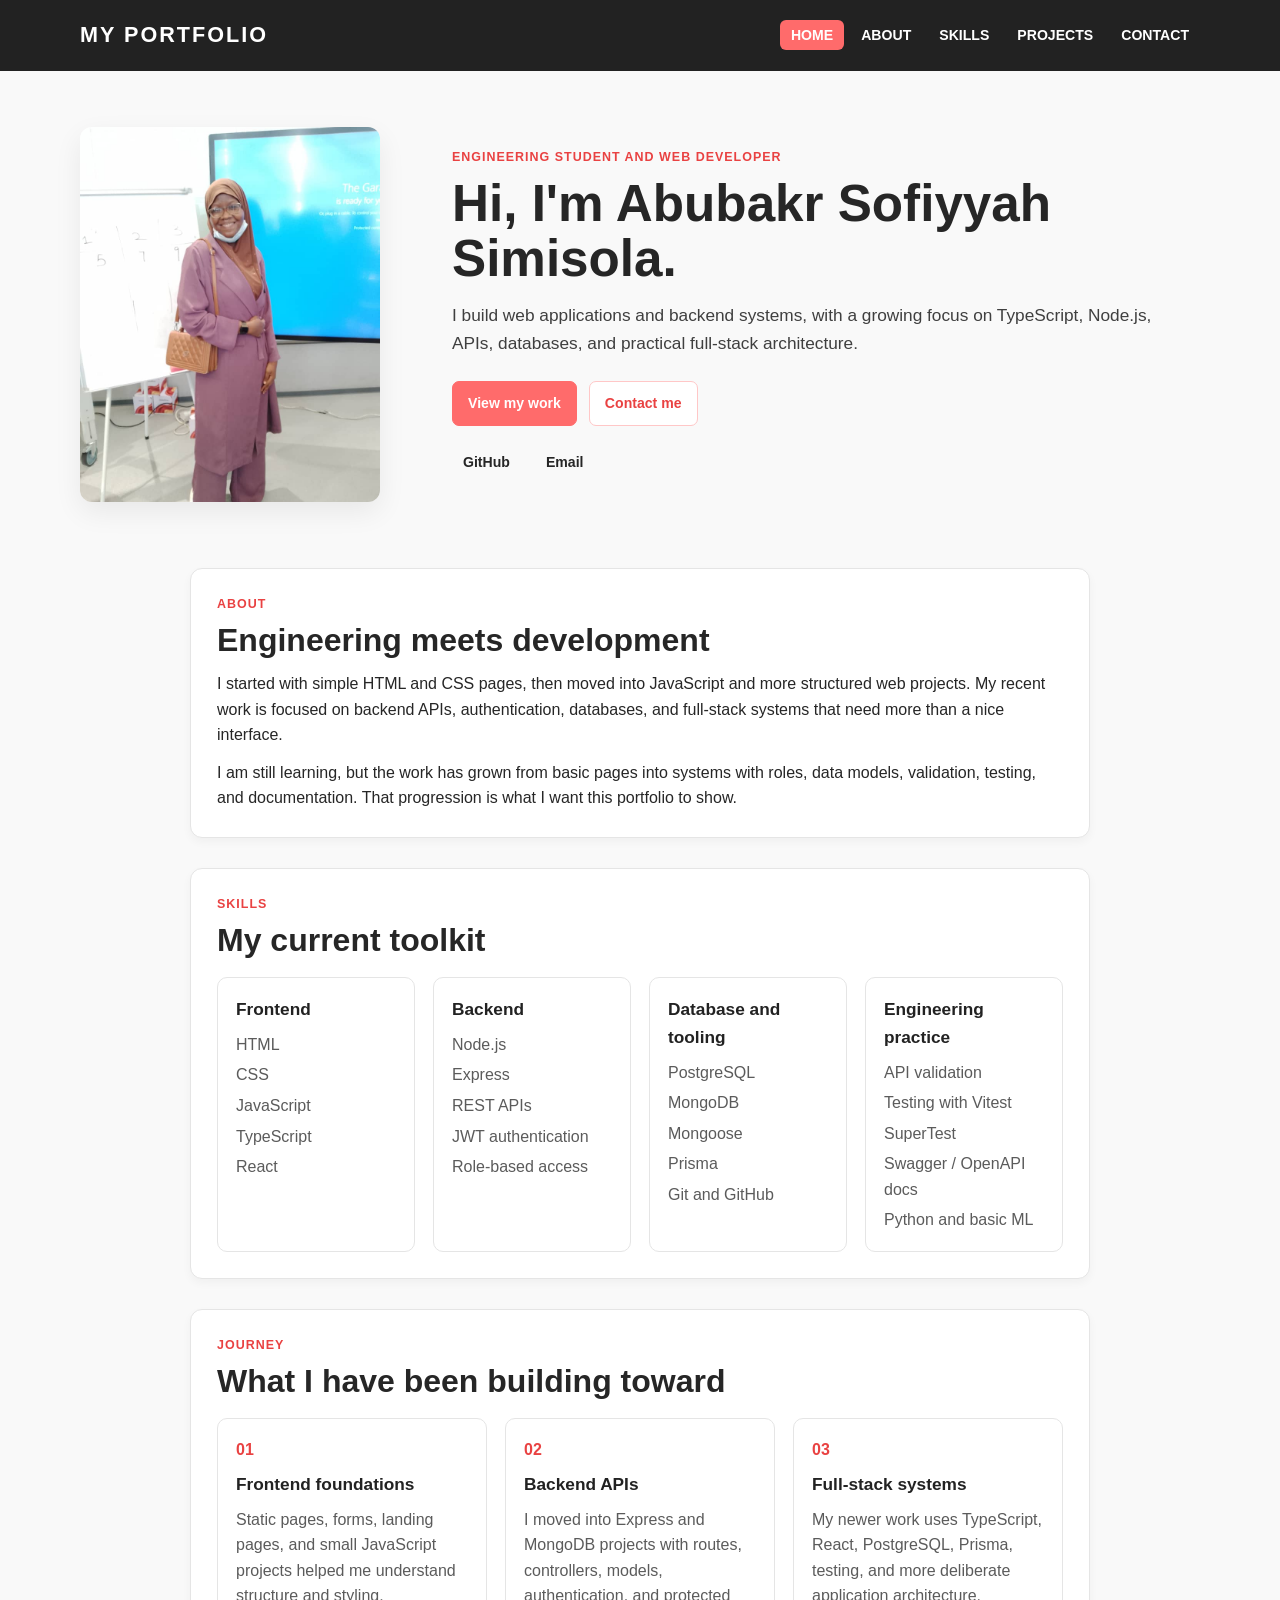
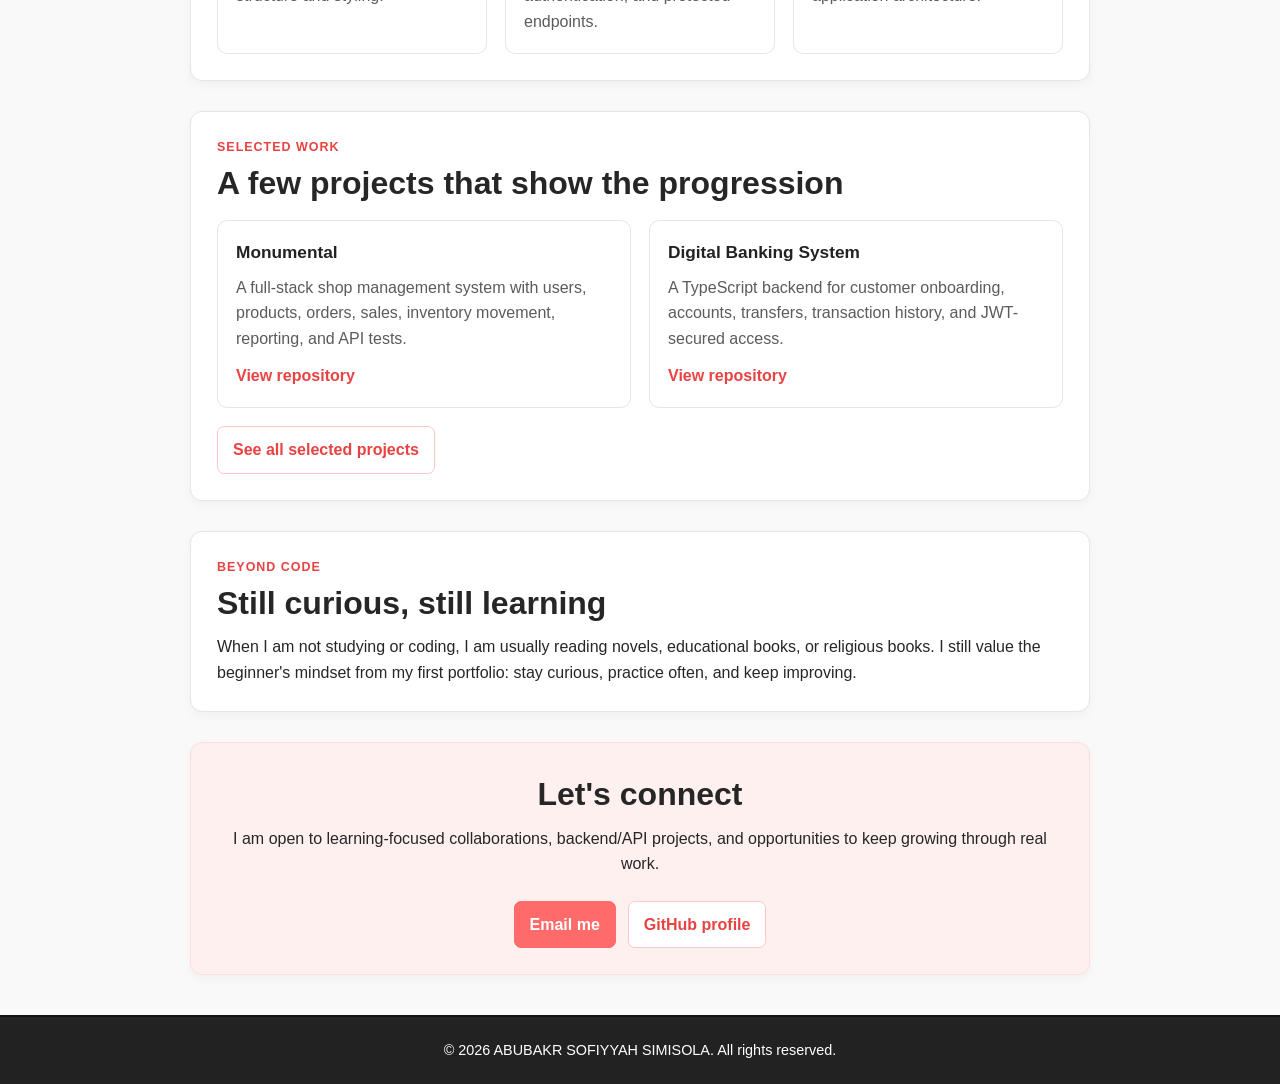
<file: index.html>
<!DOCTYPE html>
<html lang="en">
<head>
  <meta charset="UTF-8">
  <meta name="viewport" content="width=device-width, initial-scale=1.0">
  <meta name="description" content="Portfolio of Abubakr Sofiyyah Simisola, an engineering student and developer building web applications, backend APIs, and database-driven systems.">
  <meta property="og:title" content="Abubakr Sofiyyah Simisola | Portfolio">
  <meta property="og:description" content="A simple portfolio showing Sofiyyah's growth from HTML and CSS projects into backend APIs and full-stack systems.">
  <meta property="og:type" content="website">
  <meta property="og:image" content="IMAGES/IMG.jpeg">
  <meta property="og:url" content="https://sofiyyah21.github.io/portfolio/">
  <title>Abubakr Sofiyyah Simisola | Portfolio</title>
  <link rel="icon" href="favicon.svg" type="image/svg+xml">
  <link rel="stylesheet" href="style.css">
</head>
<body>
  <header class="site-header">
    <div class="header-inner">
      <a class="site-title" href="index.html">MY PORTFOLIO</a>
      <nav aria-label="Main navigation">
        <ul>
          <li><a href="index.html" class="active" aria-current="page">HOME</a></li>
          <li><a href="#about">ABOUT</a></li>
          <li><a href="#skills">SKILLS</a></li>
          <li><a href="projects.html">PROJECTS</a></li>
          <li><a href="#contact">CONTACT</a></li>
        </ul>
      </nav>
    </div>
  </header>

  <main>
    <section class="hero" aria-labelledby="intro-heading">
      <div class="hero-photo">
        <img src="IMAGES/IMG.jpeg" alt="Abubakr Sofiyyah Simisola">
      </div>
      <div class="hero-copy">
        <p class="eyebrow">Engineering student and web developer</p>
        <h1 id="intro-heading">Hi, I'm Abubakr Sofiyyah Simisola.</h1>
        <p class="lead">
          I build web applications and backend systems, with a growing focus on
          TypeScript, Node.js, APIs, databases, and practical full-stack architecture.
        </p>
        <nav class="hero-actions" aria-label="Primary links">
          <a class="button primary" href="projects.html">View my work</a>
          <a class="button secondary" href="mailto:abubakrsofiyyah@gmail.com">Contact me</a>
      </nav>
        <nav class="social-links" aria-label="Profile links">
          <a href="https://github.com/Sofiyyah21" target="_blank" rel="noopener">GitHub</a>
          <a href="mailto:abubakrsofiyyah@gmail.com">Email</a>
    </nav>
      </div>
    </section>

    <section class="about-section section-card" id="about" aria-labelledby="about-heading">
      <p class="section-label">About</p>
      <h2 id="about-heading">Engineering meets development</h2>
      <p>
        I started with simple HTML and CSS pages, then moved into JavaScript and more
        structured web projects. My recent work is focused on backend APIs, authentication,
        databases, and full-stack systems that need more than a nice interface.
      </p>
      <p>
        I am still learning, but the work has grown from basic pages into systems with
        roles, data models, validation, testing, and documentation. That progression is
        what I want this portfolio to show.
      </p>
    </section>

    <section class="skills section-card" id="skills" aria-labelledby="skills-heading">
      <p class="section-label">Skills</p>
      <h2 id="skills-heading">My current toolkit</h2>
      <div class="skill-groups">
        <article>
          <h3>Frontend</h3>
          <ul>
            <li>HTML</li>
            <li>CSS</li>
            <li>JavaScript</li>
            <li>TypeScript</li>
            <li>React</li>
          </ul>
        </article>
        <article>
          <h3>Backend</h3>
          <ul>
            <li>Node.js</li>
            <li>Express</li>
            <li>REST APIs</li>
            <li>JWT authentication</li>
            <li>Role-based access</li>
          </ul>
        </article>
        <article>
          <h3>Database and tooling</h3>
          <ul>
            <li>PostgreSQL</li>
            <li>MongoDB</li>
            <li>Mongoose</li>
            <li>Prisma</li>
            <li>Git and GitHub</li>
          </ul>
        </article>
        <article>
          <h3>Engineering practice</h3>
          <ul>
            <li>API validation</li>
            <li>Testing with Vitest</li>
            <li>SuperTest</li>
            <li>Swagger / OpenAPI docs</li>
            <li>Python and basic ML</li>
          </ul>
        </article>
      </div>
    </section>

    <section class="learning section-card" aria-labelledby="journey-heading">
      <p class="section-label">Journey</p>
      <h2 id="journey-heading">What I have been building toward</h2>
      <div class="journey-list">
        <article>
          <span>01</span>
          <h3>Frontend foundations</h3>
          <p>Static pages, forms, landing pages, and small JavaScript projects helped me understand structure and styling.</p>
        </article>
        <article>
          <span>02</span>
          <h3>Backend APIs</h3>
          <p>I moved into Express and MongoDB projects with routes, controllers, models, authentication, and protected endpoints.</p>
        </article>
        <article>
          <span>03</span>
          <h3>Full-stack systems</h3>
          <p>My newer work uses TypeScript, React, PostgreSQL, Prisma, testing, and more deliberate application architecture.</p>
        </article>
      </div>
    </section>

    <section class="featured-work section-card" aria-labelledby="featured-heading">
      <p class="section-label">Selected work</p>
      <h2 id="featured-heading">A few projects that show the progression</h2>
      <div class="featured-grid">
        <article class="mini-project">
          <h3>Monumental</h3>
          <p>A full-stack shop management system with users, products, orders, sales, inventory movement, reporting, and API tests.</p>
          <a href="https://github.com/Sofiyyah21/monumental" target="_blank" rel="noopener">View repository</a>
        </article>
        <article class="mini-project">
          <h3>Digital Banking System</h3>
          <p>A TypeScript backend for customer onboarding, accounts, transfers, transaction history, and JWT-secured access.</p>
          <a href="https://github.com/Sofiyyah21/digital-bsnking-system" target="_blank" rel="noopener">View repository</a>
        </article>
      </div>
      <a class="text-link" href="projects.html">See all selected projects</a>
    </section>

    <section class="personal section-card">
      <p class="section-label">Beyond code</p>
      <h2>Still curious, still learning</h2>
      <p>
        When I am not studying or coding, I am usually reading novels, educational books,
        or religious books. I still value the beginner's mindset from my first portfolio:
        stay curious, practice often, and keep improving.
      </p>
    </section>

    <section class="cta" id="contact" aria-labelledby="contact-heading">
      <h2 id="contact-heading">Let's connect</h2>
      <p>I am open to learning-focused collaborations, backend/API projects, and opportunities to keep growing through real work.</p>
      <div class="hero-actions">
        <a class="button primary" href="mailto:abubakrsofiyyah@gmail.com">Email me</a>
        <a class="button secondary" href="https://github.com/Sofiyyah21" target="_blank" rel="noopener">GitHub profile</a>
      </div>
    </section>
  </main>

  <footer>
    <p>&copy; 2026 ABUBAKR SOFIYYAH SIMISOLA. All rights reserved.</p>
  </footer>
</body>
</html>
</file>
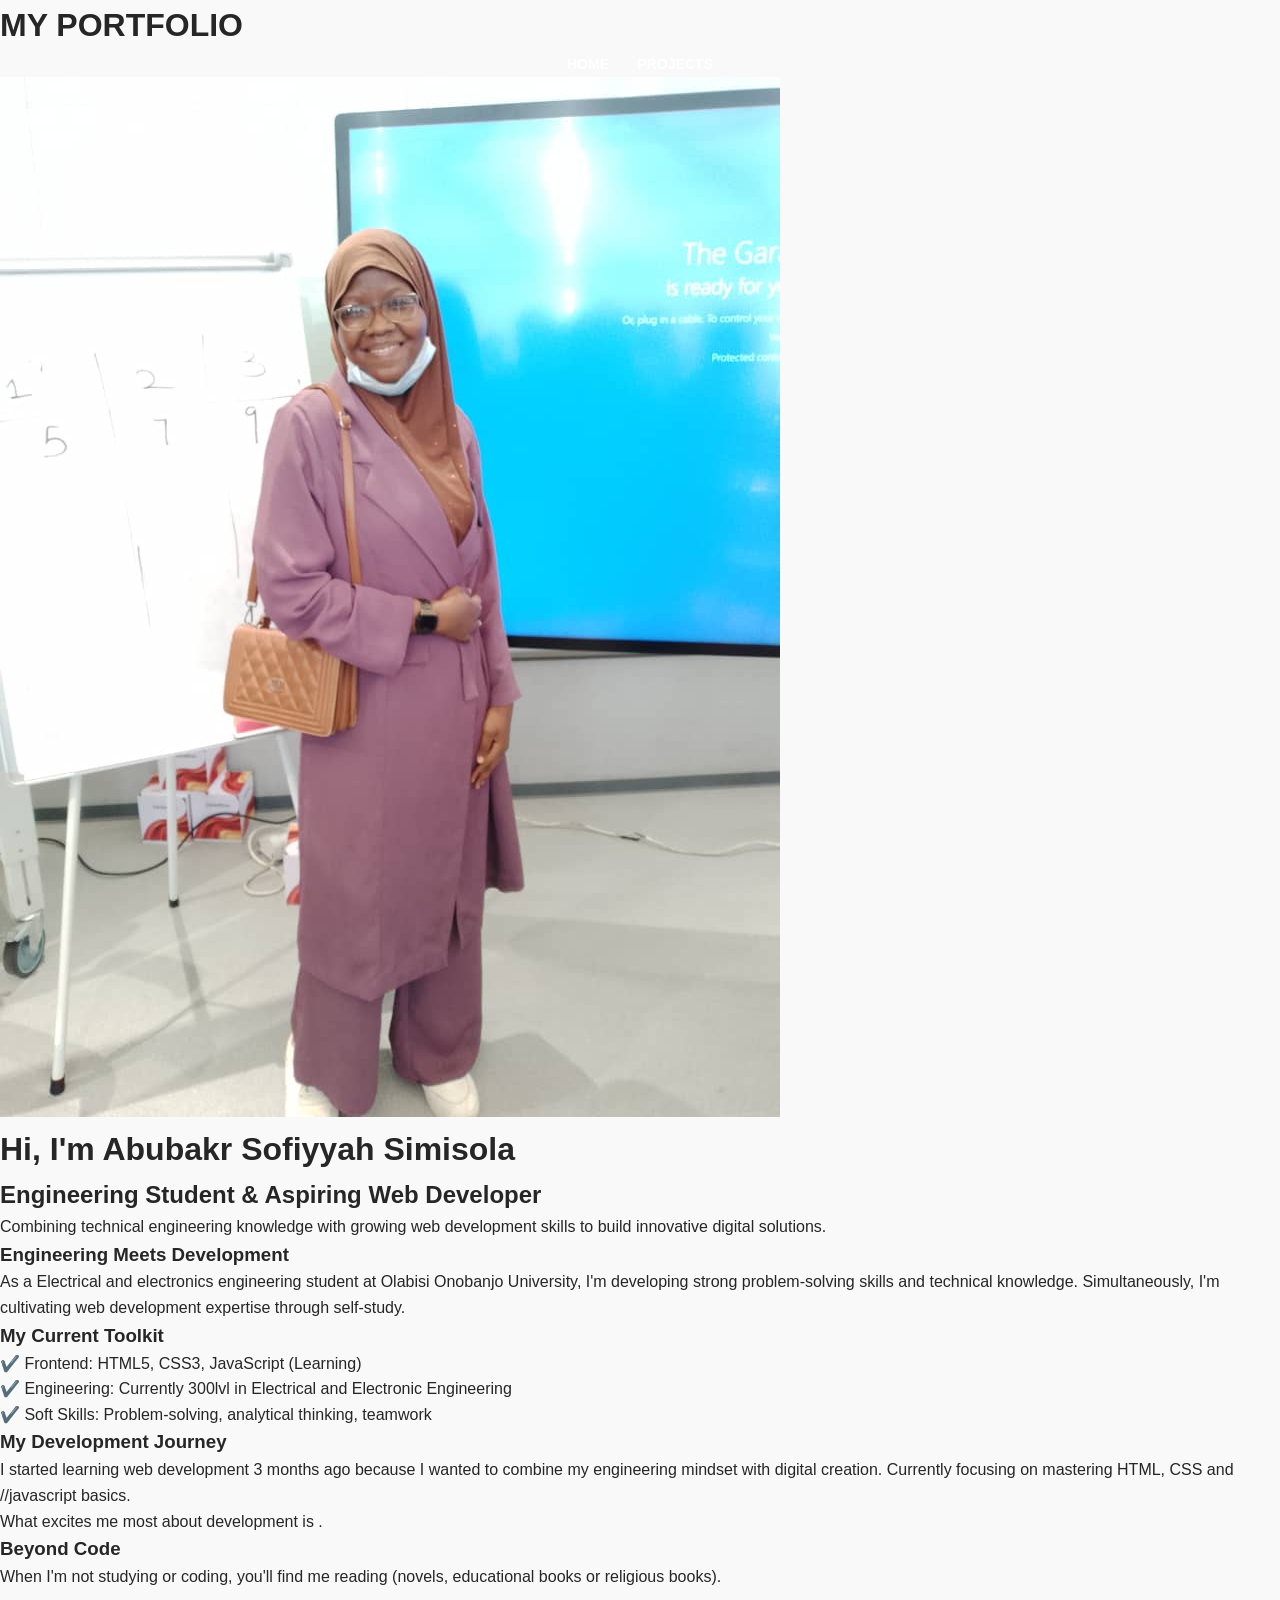
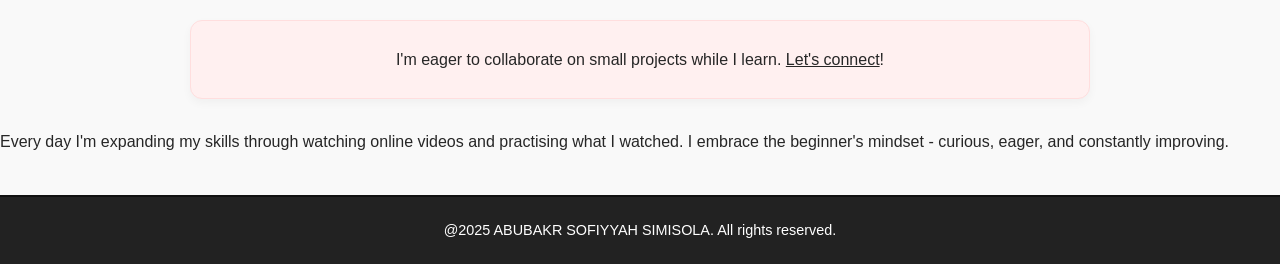
<file: portfolio.html>
<!DOCTYPE html>
<html lang="en">
<head>
    <meta charset="UTF-8">
    <title>home</title>
    <link rel="stylesheet" href="style.css">
</head>
<body>
    <header>
        <h1>MY PORTFOLIO</h1>
        <nav>
            <ul>
                <li><a href=portfolio.html">HOME</a></li>
                <li><a href="project.html">PROJECTS</a></li>
            </ul>
        </nav>
    </header>
    <div>
         <img src="IMG.jpeg" alt="ABUBAKR SOFIYYAH SIMISOLA PHOTO">
    </div>
    <div>
        <h1>Hi, I'm Abubakr Sofiyyah Simisola</h1>
        <h2>Engineering Student & Aspiring Web Developer</h2>
        <p>Combining technical engineering knowledge with growing web development skills to build innovative digital solutions.</p>
    </div>
    <div class="about-section">
        <h3>Engineering Meets Development</h3>
        <p>As a Electrical and electronics engineering student at Olabisi Onobanjo University, I'm developing strong problem-solving skills and technical knowledge. Simultaneously, I'm cultivating web development expertise through self-study.</p>
    </div>
    <div class="skills">
        
        <h3>My Current Toolkit</h3>
        <ul>
            <li>✔️ Frontend: HTML5, CSS3, JavaScript (Learning)</li>
           <li>✔️ Engineering: Currently 300lvl in Electrical and Electronic Engineering</li>
          <li>✔️ Soft Skills: Problem-solving, analytical thinking, teamwork</li>
        </ul>
    </div>
    <div class="learning">
        <h3>My Development Journey</h3>
        <p>I started learning web development 3 months ago because I wanted to combine my engineering mindset with digital creation. Currently focusing on mastering HTML, CSS and //javascript basics.</p>
       <p>What excites me most about development is .</p>
   </div>
   <div class="personal">
       <h3>Beyond Code</h3>
       <p>When I'm not studying or coding, you'll find me reading (novels, educational books or religious books). </p>
   </div>
   <div class="cta">
       <p>I'm eager to collaborate on small projects while I learn. <a href="mailto:abubakrsofiyyah@gmail.com">Let's connect</a>!</p>
  </div>
  <p>Every day I'm expanding my skills through watching online videos and practising what I watched. 
I embrace the beginner's mindset - curious, eager, and constantly improving.</p>
<footer>
    <p>@2025 ABUBAKR SOFIYYAH SIMISOLA. All rights reserved.</p>
</footer>
</body>
</html>
</file>
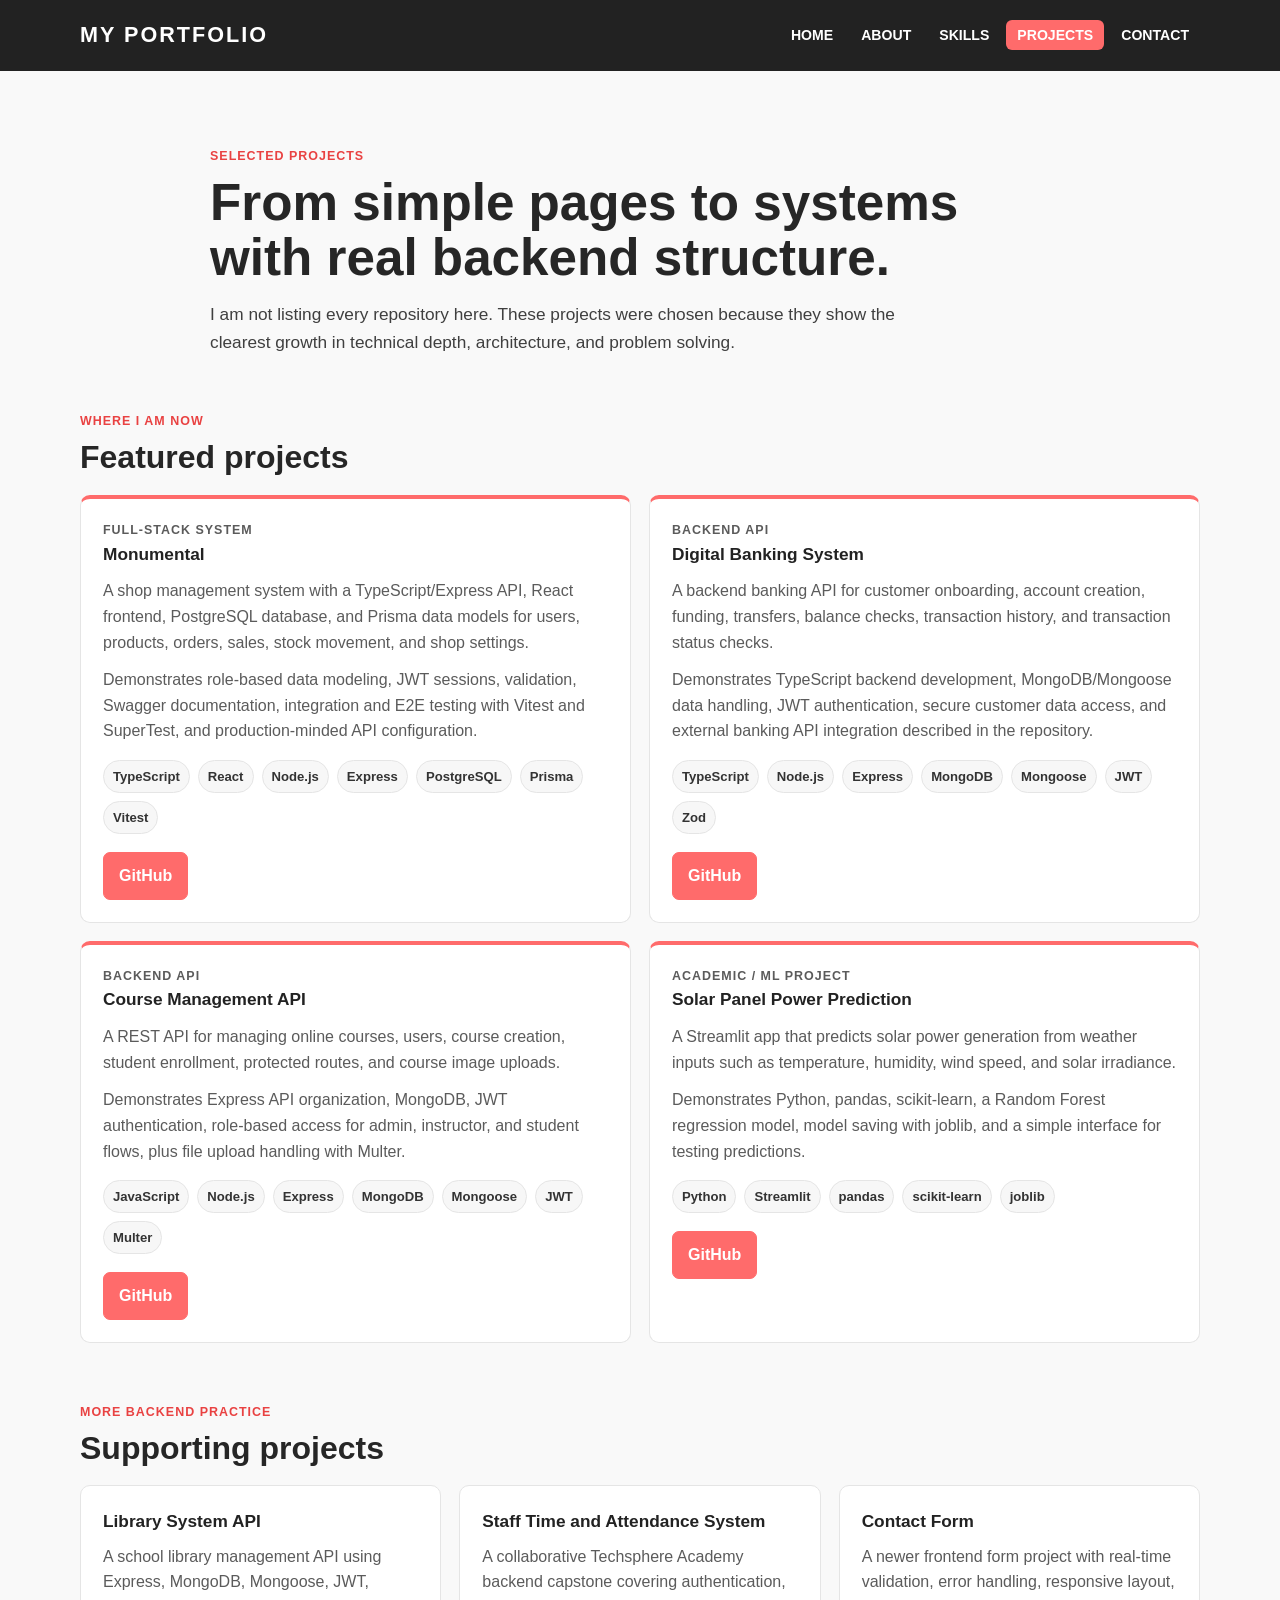
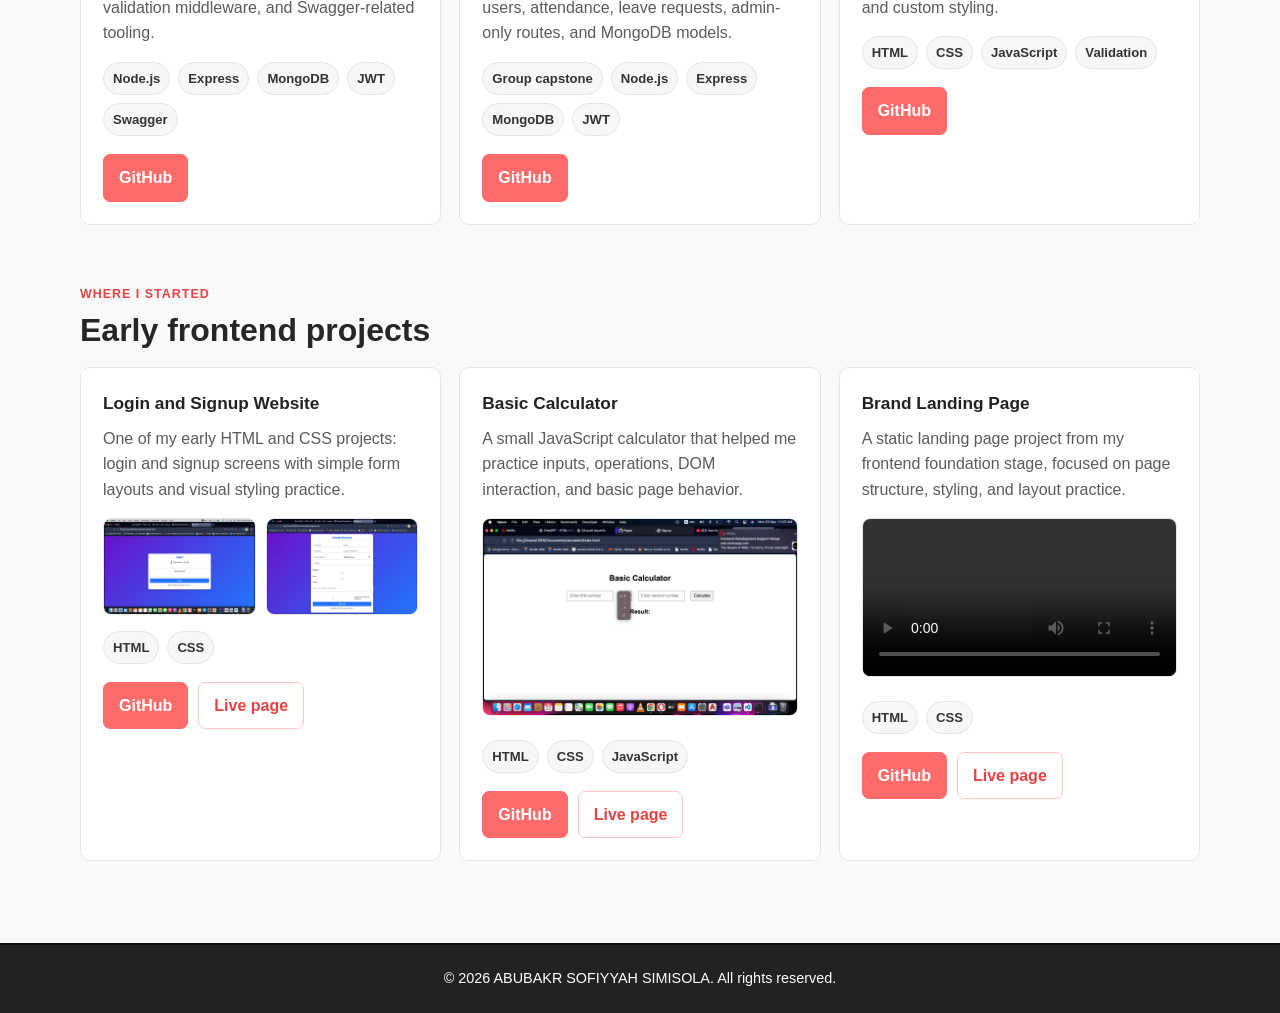
<file: projects.html>
<!DOCTYPE html>
<html lang="en">
<head>
  <meta charset="UTF-8">
  <meta name="viewport" content="width=device-width, initial-scale=1.0">
  <meta name="description" content="Selected projects by Abubakr Sofiyyah Simisola, from early HTML and CSS work to backend APIs and full-stack systems.">
  <meta property="og:title" content="Projects | Abubakr Sofiyyah Simisola">
  <meta property="og:description" content="A curated project page showing Sofiyyah's growth from frontend fundamentals into backend and full-stack development.">
  <meta property="og:type" content="website">
  <meta property="og:image" content="IMAGES/IMG.jpeg">
  <meta property="og:url" content="https://sofiyyah21.github.io/portfolio/projects.html">
  <title>Projects | Abubakr Sofiyyah Simisola</title>
  <link rel="icon" href="favicon.svg" type="image/svg+xml">
  <link rel="stylesheet" href="style.css">
</head>
<body>
  <header class="site-header">
    <div class="header-inner">
      <a class="site-title" href="index.html">MY PORTFOLIO</a>
      <nav aria-label="Main navigation">
        <ul>
          <li><a href="index.html">HOME</a></li>
          <li><a href="index.html#about">ABOUT</a></li>
          <li><a href="index.html#skills">SKILLS</a></li>
          <li><a href="projects.html" class="active" aria-current="page">PROJECTS</a></li>
          <li><a href="index.html#contact">CONTACT</a></li>
        </ul>
      </nav>
    </div>
  </header>

  <main>
    <section class="page-intro" aria-labelledby="projects-heading">
      <p class="eyebrow">Selected projects</p>
      <h1 id="projects-heading">From simple pages to systems with real backend structure.</h1>
      <p>
        I am not listing every repository here. These projects were chosen because they
        show the clearest growth in technical depth, architecture, and problem solving.
      </p>
    </section>

    <section class="project-section" aria-labelledby="featured-projects-heading">
      <div class="section-heading">
        <p class="section-label">Where I am now</p>
        <h2 id="featured-projects-heading">Featured projects</h2>
      </div>

      <div class="project-grid">
        <article class="project featured">
          <div class="project-header">
            <p class="project-type">Full-stack system</p>
            <h3>Monumental</h3>
          </div>
          <p>
            A shop management system with a TypeScript/Express API, React frontend,
            PostgreSQL database, and Prisma data models for users, products, orders,
            sales, stock movement, and shop settings.
          </p>
          <p class="project-note">
            Demonstrates role-based data modeling, JWT sessions, validation, Swagger
            documentation, integration and E2E testing with Vitest and SuperTest, and
            production-minded API configuration.
          </p>
          <ul class="tags" aria-label="Technologies used">
            <li>TypeScript</li>
            <li>React</li>
            <li>Node.js</li>
            <li>Express</li>
            <li>PostgreSQL</li>
            <li>Prisma</li>
            <li>Vitest</li>
          </ul>
          <div class="project-links">
            <a href="https://github.com/Sofiyyah21/monumental" target="_blank" rel="noopener">GitHub</a>
          </div>
        </article>

        <article class="project featured">
          <div class="project-header">
            <p class="project-type">Backend API</p>
            <h3>Digital Banking System</h3>
          </div>
          <p>
            A backend banking API for customer onboarding, account creation, funding,
            transfers, balance checks, transaction history, and transaction status checks.
          </p>
          <p class="project-note">
            Demonstrates TypeScript backend development, MongoDB/Mongoose data handling,
            JWT authentication, secure customer data access, and external banking API
            integration described in the repository.
          </p>
          <ul class="tags" aria-label="Technologies used">
            <li>TypeScript</li>
            <li>Node.js</li>
            <li>Express</li>
            <li>MongoDB</li>
            <li>Mongoose</li>
            <li>JWT</li>
            <li>Zod</li>
          </ul>
          <div class="project-links">
            <a href="https://github.com/Sofiyyah21/digital-bsnking-system" target="_blank" rel="noopener">GitHub</a>
          </div>
        </article>

        <article class="project featured">
          <div class="project-header">
            <p class="project-type">Backend API</p>
            <h3>Course Management API</h3>
          </div>
          <p>
            A REST API for managing online courses, users, course creation, student
            enrollment, protected routes, and course image uploads.
          </p>
          <p class="project-note">
            Demonstrates Express API organization, MongoDB, JWT authentication,
            role-based access for admin, instructor, and student flows, plus file upload
            handling with Multer.
          </p>
          <ul class="tags" aria-label="Technologies used">
            <li>JavaScript</li>
            <li>Node.js</li>
            <li>Express</li>
            <li>MongoDB</li>
            <li>Mongoose</li>
            <li>JWT</li>
            <li>Multer</li>
          </ul>
          <div class="project-links">
            <a href="https://github.com/Sofiyyah21/course-management-api" target="_blank" rel="noopener">GitHub</a>
          </div>
        </article>

        <article class="project featured">
          <div class="project-header">
            <p class="project-type">Academic / ML project</p>
            <h3>Solar Panel Power Prediction</h3>
          </div>
          <p>
            A Streamlit app that predicts solar power generation from weather inputs
            such as temperature, humidity, wind speed, and solar irradiance.
          </p>
          <p class="project-note">
            Demonstrates Python, pandas, scikit-learn, a Random Forest regression model,
            model saving with joblib, and a simple interface for testing predictions.
          </p>
          <ul class="tags" aria-label="Technologies used">
            <li>Python</li>
            <li>Streamlit</li>
            <li>pandas</li>
            <li>scikit-learn</li>
            <li>joblib</li>
          </ul>
          <div class="project-links">
            <a href="https://github.com/Sofiyyah21/AI_Solar_Panel_Prediction_Power_GET307_project" target="_blank" rel="noopener">GitHub</a>
          </div>
        </article>
      </div>
    </section>

    <section class="project-section" aria-labelledby="supporting-projects-heading">
      <div class="section-heading">
        <p class="section-label">More backend practice</p>
        <h2 id="supporting-projects-heading">Supporting projects</h2>
      </div>

      <div class="project-grid compact">
        <article class="project">
          <h3>Library System API</h3>
          <p>
            A school library management API using Express, MongoDB, Mongoose, JWT,
            validation middleware, and Swagger-related tooling.
          </p>
          <ul class="tags" aria-label="Technologies used">
            <li>Node.js</li>
            <li>Express</li>
            <li>MongoDB</li>
            <li>JWT</li>
            <li>Swagger</li>
          </ul>
          <div class="project-links">
            <a href="https://github.com/Sofiyyah21/library-system" target="_blank" rel="noopener">GitHub</a>
          </div>
        </article>

        <article class="project">
          <h3>Staff Time and Attendance System</h3>
          <p>
            A collaborative Techsphere Academy backend capstone covering authentication,
            users, attendance, leave requests, admin-only routes, and MongoDB models.
          </p>
          <ul class="tags" aria-label="Technologies used">
            <li>Group capstone</li>
            <li>Node.js</li>
            <li>Express</li>
            <li>MongoDB</li>
            <li>JWT</li>
          </ul>
          <div class="project-links">
            <a href="https://github.com/Sofiyyah21/Staff-Time-Attendance-System-Capstone-Project-" target="_blank" rel="noopener">GitHub</a>
          </div>
        </article>

        <article class="project">
          <h3>Contact Form</h3>
          <p>
            A newer frontend form project with real-time validation, error handling,
            responsive layout, and custom styling.
          </p>
          <ul class="tags" aria-label="Technologies used">
            <li>HTML</li>
            <li>CSS</li>
            <li>JavaScript</li>
            <li>Validation</li>
          </ul>
          <div class="project-links">
            <a href="https://github.com/Sofiyyah21/cantact-form" target="_blank" rel="noopener">GitHub</a>
          </div>
        </article>
      </div>
    </section>

    <section class="project-section early-work" aria-labelledby="early-projects-heading">
      <div class="section-heading">
        <p class="section-label">Where I started</p>
        <h2 id="early-projects-heading">Early frontend projects</h2>
      </div>

      <div class="project-grid compact">
        <article class="project">
          <h3>Login and Signup Website</h3>
          <p>
            One of my early HTML and CSS projects: login and signup screens with simple
            form layouts and visual styling practice.
          </p>
          <div class="project-media two-images" role="group" aria-label="Screenshots of the login and signup project">
            <img src="IMAGES/login.png" alt="Screenshot of the login page project">
            <img src="IMAGES/signup.png" alt="Screenshot of the signup page project">
          </div>
          <ul class="tags" aria-label="Technologies used">
            <li>HTML</li>
            <li>CSS</li>
          </ul>
          <div class="project-links">
            <a href="https://github.com/Sofiyyah21/form" target="_blank" rel="noopener">GitHub</a>
            <a href="https://sofiyyah21.github.io/form/" target="_blank" rel="noopener">Live page</a>
          </div>
        </article>

        <article class="project">
          <h3>Basic Calculator</h3>
          <p>
            A small JavaScript calculator that helped me practice inputs, operations,
            DOM interaction, and basic page behavior.
          </p>
          <div class="project-media">
            <img src="IMAGES/cal.png" alt="Screenshot of the basic calculator project">
          </div>
          <ul class="tags" aria-label="Technologies used">
            <li>HTML</li>
            <li>CSS</li>
            <li>JavaScript</li>
          </ul>
          <div class="project-links">
            <a href="https://github.com/Sofiyyah21/basic-calculator" target="_blank" rel="noopener">GitHub</a>
            <a href="https://sofiyyah21.github.io/basic-calculator/" target="_blank" rel="noopener">Live page</a>
          </div>
        </article>

        <article class="project">
          <h3>Brand Landing Page</h3>
          <p>
            A static landing page project from my frontend foundation stage, focused on
            page structure, styling, and layout practice.
          </p>
          <div class="project-media">
            <video src="IMAGES/Screen Recording 2025-08-31 at 3.21.34 PM.mov" controls aria-label="Screen recording of the landing page project"></video>
          </div>
          <ul class="tags" aria-label="Technologies used">
            <li>HTML</li>
            <li>CSS</li>
          </ul>
          <div class="project-links">
            <a href="https://github.com/Sofiyyah21/Landing-page" target="_blank" rel="noopener">GitHub</a>
            <a href="https://sofiyyah21.github.io/Landing-page/" target="_blank" rel="noopener">Live page</a>
          </div>
        </article>
      </div>
    </section>
  </main>

  <footer>
    <p>&copy; 2026 ABUBAKR SOFIYYAH SIMISOLA. All rights reserved.</p>
  </footer>
</body>
</html>
</file>
<file: style.css>
:root {
  --ink: #262626;
  --muted: #5b5b5b;
  --paper: #ffffff;
  --soft: #f7f7f7;
  --line: #e5e5e5;
  --header: #222222;
  --accent: #ff6b6b;
  --accent-strong: #e94242;
  --accent-soft: #fff0f0;
  --shadow: 0 10px 28px rgba(0, 0, 0, 0.07);
  --radius: 12px;
  --content: 1120px;
}

* {
  margin: 0;
  padding: 0;
  box-sizing: border-box;
}

html {
  scroll-behavior: smooth;
}

body {
  font-family: "Segoe UI", Tahoma, Geneva, Verdana, sans-serif;
  background: #f9f9f9;
  color: var(--ink);
  line-height: 1.6;
}

img,
video {
  max-width: 100%;
  height: auto;
}

a {
  color: inherit;
}

a:focus-visible,
button:focus-visible {
  outline: 3px solid var(--accent);
  outline-offset: 4px;
}

.site-header {
  background: var(--header);
  color: #ffffff;
}

.header-inner {
  width: min(var(--content), calc(100% - 32px));
  margin: 0 auto;
  padding: 18px 0;
  display: flex;
  align-items: center;
  justify-content: space-between;
  gap: 20px;
}

.site-title {
  color: #ffffff;
  font-size: 1.35rem;
  font-weight: 800;
  letter-spacing: 2px;
  text-decoration: none;
  white-space: nowrap;
}

nav ul {
  list-style: none;
  display: flex;
  align-items: center;
  justify-content: center;
  flex-wrap: wrap;
  gap: 6px;
}

nav a {
  color: #ffffff;
  text-decoration: none;
  font-size: 0.88rem;
  font-weight: 700;
  padding: 7px 11px;
  border-radius: 6px;
  transition: background 0.2s ease, color 0.2s ease;
}

nav a:hover,
nav a.active {
  background: var(--accent);
}

main {
  width: min(var(--content), calc(100% - 32px));
  margin: 0 auto;
}

.hero {
  display: grid;
  grid-template-columns: minmax(220px, 330px) minmax(0, 1fr);
  gap: 42px;
  align-items: center;
  padding: 56px 0 36px;
}

.hero-photo img {
  display: block;
  width: min(100%, 300px);
  aspect-ratio: 4 / 5;
  object-fit: cover;
  object-position: center 28%;
  border-radius: var(--radius);
  box-shadow: var(--shadow);
  background: var(--paper);
}

.hero-copy {
  max-width: 720px;
}

.eyebrow,
.section-label,
.project-type {
  color: var(--accent-strong);
  font-size: 0.78rem;
  font-weight: 800;
  letter-spacing: 0.08em;
  text-transform: uppercase;
}

.hero h1,
.page-intro h1 {
  margin-top: 8px;
  font-size: clamp(2rem, 4vw, 3.4rem);
  line-height: 1.08;
  letter-spacing: 0;
}

.lead,
.page-intro p:not(.eyebrow) {
  margin-top: 16px;
  color: #3f3f3f;
  font-size: 1.08rem;
  max-width: 720px;
}

.hero-actions {
  display: flex;
  flex-wrap: wrap;
  gap: 12px;
  margin-top: 24px;
}

.button,
.project-links a,
.text-link {
  display: inline-flex;
  align-items: center;
  justify-content: center;
  min-height: 42px;
  padding: 10px 15px;
  border-radius: 7px;
  font-weight: 800;
  text-decoration: none;
  transition: background 0.2s ease, border-color 0.2s ease, transform 0.2s ease;
}

.button.primary,
.project-links a:first-child {
  background: var(--accent);
  color: #ffffff;
  border: 1px solid var(--accent);
}

.button.secondary,
.project-links a,
.text-link {
  background: #ffffff;
  color: var(--accent-strong);
  border: 1px solid #ffc7c7;
}

.button:hover,
.project-links a:hover,
.text-link:hover {
  transform: translateY(-1px);
}

.button.primary:hover,
.project-links a:first-child:hover {
  background: var(--accent-strong);
  border-color: var(--accent-strong);
}

.social-links {
  display: flex;
  flex-wrap: wrap;
  gap: 14px;
  margin-top: 18px;
}

.social-links a {
  color: var(--ink);
  font-weight: 700;
  text-decoration-color: var(--accent);
  text-underline-offset: 4px;
}

.section-card,
.cta,
.page-intro,
.project-section {
  margin: 30px auto;
}

.section-card,
.cta {
  max-width: 900px;
  padding: 26px;
  background: var(--paper);
  border: 1px solid var(--line);
  border-radius: var(--radius);
  box-shadow: 0 4px 10px rgba(0, 0, 0, 0.04);
}

.section-card h2,
.cta h2,
.section-heading h2 {
  margin-top: 6px;
  margin-bottom: 12px;
  font-size: clamp(1.45rem, 2.5vw, 2rem);
  line-height: 1.2;
}

.section-card p + p {
  margin-top: 12px;
}

.skill-groups,
.journey-list,
.featured-grid,
.project-grid {
  display: grid;
  gap: 18px;
}

.skill-groups {
  grid-template-columns: repeat(4, minmax(0, 1fr));
  margin-top: 18px;
}

.skill-groups article,
.journey-list article,
.mini-project,
.project {
  background: var(--paper);
  border: 1px solid var(--line);
  border-radius: 10px;
}

.skill-groups article {
  padding: 18px;
}

.skill-groups h3,
.journey-list h3,
.mini-project h3,
.project h3 {
  color: #222222;
  font-size: 1.08rem;
  margin-bottom: 8px;
}

.skill-groups ul,
.tags {
  list-style: none;
}

.skill-groups li {
  color: var(--muted);
  margin-top: 5px;
}

.journey-list {
  grid-template-columns: repeat(3, 1fr);
  margin-top: 18px;
}

.journey-list article,
.mini-project {
  padding: 18px;
}

.journey-list span {
  display: inline-block;
  color: var(--accent-strong);
  font-weight: 800;
  margin-bottom: 8px;
}

.featured-grid {
  grid-template-columns: repeat(2, 1fr);
  margin-top: 18px;
}

.mini-project p,
.journey-list p,
.project p {
  color: var(--muted);
}

.mini-project a {
  display: inline-block;
  margin-top: 12px;
  color: var(--accent-strong);
  font-weight: 800;
  text-decoration: none;
}

.text-link {
  width: fit-content;
  margin-top: 18px;
}

.cta {
  background: var(--accent-soft);
  border-color: #ffdede;
  text-align: center;
}

.cta .hero-actions {
  justify-content: center;
}

.page-intro {
  max-width: 860px;
  padding: 46px 0 20px;
}

.project-section {
  padding: 6px 0 24px;
}

.section-heading {
  margin-bottom: 18px;
}

.project-grid {
  grid-template-columns: repeat(2, minmax(0, 1fr));
}

.project-grid.compact {
  grid-template-columns: repeat(3, minmax(0, 1fr));
}

.project {
  padding: 22px;
  transition: transform 0.2s ease, box-shadow 0.2s ease;
}

.project:hover {
  transform: translateY(-3px);
  box-shadow: var(--shadow);
}

.project.featured {
  border-top: 4px solid var(--accent);
}

.project-header {
  margin-bottom: 10px;
}

.project-note {
  margin-top: 12px;
}

.tags {
  display: flex;
  flex-wrap: wrap;
  gap: 8px;
  margin-top: 16px;
}

.tags li {
  color: #333333;
  background: var(--soft);
  border: 1px solid var(--line);
  border-radius: 999px;
  font-size: 0.82rem;
  font-weight: 700;
  padding: 5px 9px;
}

.project-links {
  display: flex;
  flex-wrap: wrap;
  gap: 10px;
  margin-top: 18px;
}

.project-media {
  margin-top: 16px;
}

.project-media img,
.project-media video {
  width: 100%;
  border: 1px solid var(--line);
  border-radius: 8px;
  background: var(--soft);
}

.two-images {
  display: grid;
  grid-template-columns: repeat(2, minmax(0, 1fr));
  gap: 10px;
}

.early-work {
  padding-bottom: 42px;
}

footer {
  margin-top: 40px;
  padding: 22px 16px;
  background: var(--header);
  color: #ffffff;
  text-align: center;
  border-top: 2px solid #111111;
  font-size: 0.9rem;
}

@media (max-width: 900px) {
  .header-inner,
  .hero {
    grid-template-columns: 1fr;
  }

  .header-inner {
    align-items: flex-start;
    flex-direction: column;
  }

  nav ul {
    justify-content: flex-start;
  }

  .hero {
    gap: 26px;
    padding-top: 38px;
  }

  .skill-groups,
  .journey-list,
  .featured-grid,
  .project-grid,
  .project-grid.compact {
    grid-template-columns: repeat(2, minmax(0, 1fr));
  }
}

@media (max-width: 620px) {
  main,
  .header-inner {
    width: min(100% - 24px, var(--content));
  }

  .site-title {
    font-size: 1.1rem;
  }

  nav ul {
    gap: 4px;
  }

  nav a {
    font-size: 0.78rem;
    padding: 6px 8px;
  }

  .hero {
    padding: 30px 0 20px;
  }

  .hero-photo img {
    width: 220px;
  }

  .section-card,
  .cta,
  .project {
    padding: 20px;
  }

  .skill-groups,
  .journey-list,
  .featured-grid,
  .project-grid,
  .project-grid.compact,
  .two-images {
    grid-template-columns: 1fr;
  }

  .hero-actions,
  .project-links {
    flex-direction: column;
  }

  .button,
  .project-links a,
  .text-link {
    width: 100%;
  }
}
</file>
